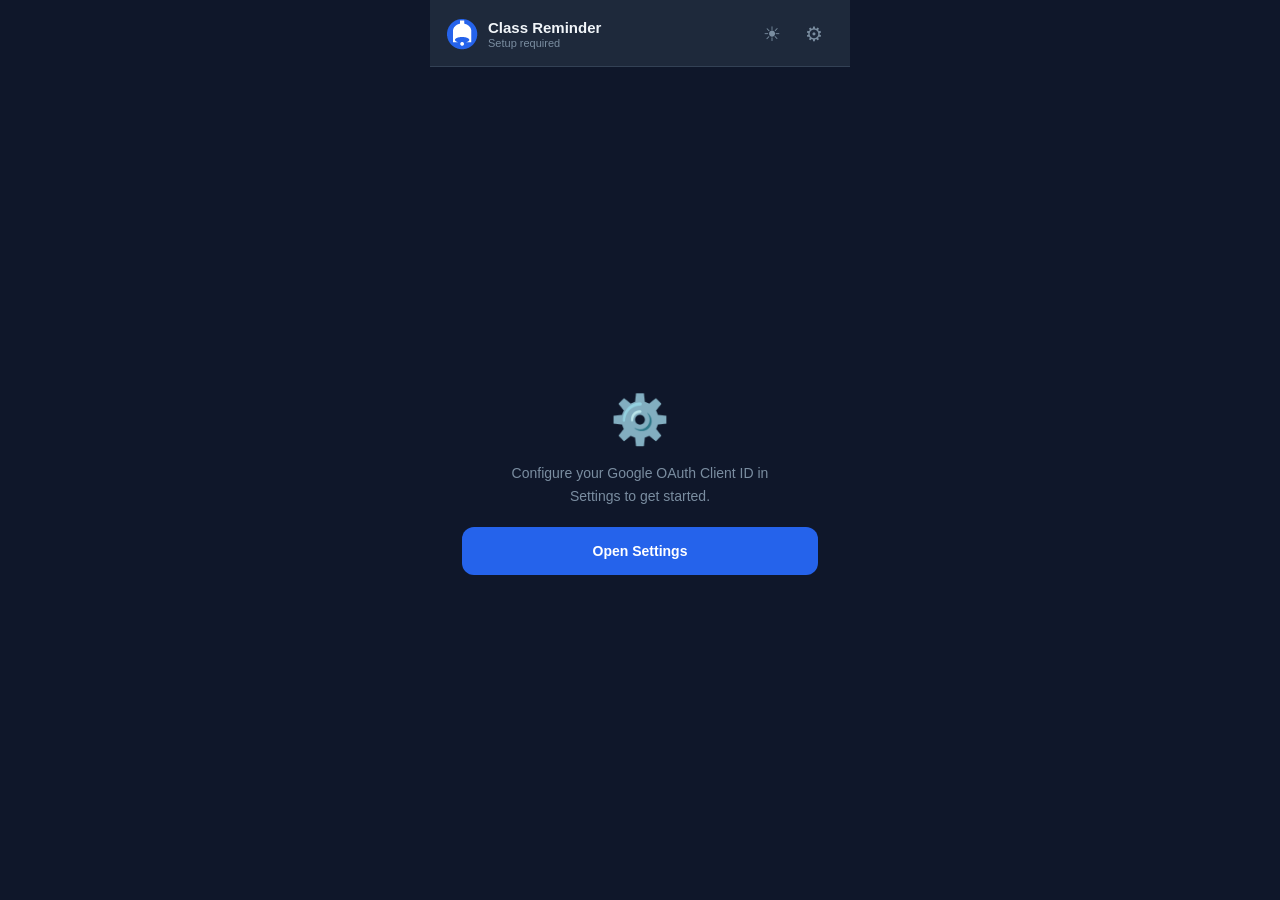
<file: index.html>
<!DOCTYPE html>
<html lang="en">
<head>
<meta charset="UTF-8">
<meta name="viewport" content="width=device-width, initial-scale=1, viewport-fit=cover, user-scalable=no">
<meta name="mobile-web-app-capable" content="yes">
<meta name="apple-mobile-web-app-capable" content="yes">
<meta name="apple-mobile-web-app-status-bar-style" content="black-translucent">
<meta name="apple-mobile-web-app-title" content="Classes">
<meta name="theme-color" content="#1e293b">
<link rel="manifest" href="manifest.json">
<link rel="apple-touch-icon" href="icons/icon128.png">
<link rel="stylesheet" href="style.css">
<title>Class Reminder</title>
</head>
<body>

<!-- Notification permission banner -->
<div id="notif-banner" class="notif-banner hidden">
  <span>Enable notifications to get class reminders</span>
  <button id="notif-enable-btn" class="notif-btn">Enable</button>
</div>

<!-- Header -->
<div class="header">
  <div class="header-left">
    <img src="icons/icon128.png" alt="" class="logo">
    <div>
      <div class="app-title">Class Reminder</div>
      <div class="app-sub" id="status-label">Loading...</div>
    </div>
  </div>
  <div style="display:flex;gap:2px">
    <button class="icon-btn" id="contrast-btn" title="Switch to Light Mode" aria-label="Toggle contrast mode">☀</button>
    <button class="icon-btn" id="settings-btn" title="Settings" aria-label="Settings">⚙</button>
  </div>
</div>

<!-- ── Setup view: no Client ID configured ── -->
<div id="setup-view" class="view hidden">
  <div class="empty-icon">⚙️</div>
  <div class="empty-text">Configure your Google OAuth Client ID in Settings to get started.</div>
  <button class="btn btn-primary" id="goto-settings-btn">Open Settings</button>
</div>

<!-- ── Auth view: signed out ── -->
<div id="auth-view" class="view hidden">
  <div class="empty-icon">🔑</div>
  <div class="empty-text">Sign in with Google to connect your calendar.</div>
  <button class="btn btn-primary" id="signin-btn">Sign in with Google</button>
  <div class="note" id="auth-note"></div>
</div>

<!-- ── Classes view: main view ── -->
<div id="classes-view" class="view hidden">
  <div class="date-nav">
    <button class="date-nav-btn" id="prev-date-btn" aria-label="Previous day">‹</button>
    <div class="date-nav-center">
      <div class="date-nav-label" id="date-label">Today</div>
      <div class="date-nav-sub"  id="date-sub"></div>
    </div>
    <button class="date-nav-btn" id="next-date-btn" aria-label="Next day">›</button>
  </div>
  <div class="section-label" id="section-label">TODAY'S CLASSES</div>
  <div id="classes-list"></div>
  <div id="no-classes" class="empty hidden">
    <div class="empty-icon">✅</div>
    <div class="empty-text">No upcoming classes in the next 12 hours.</div>
  </div>
</div>

<!-- ── Detail view: slides in over classes ── -->
<div id="detail-view" class="view hidden slide-view">
  <div class="detail-nav">
    <button class="back-btn" id="back-btn">‹ Back</button>
  </div>
  <div class="detail-body">
    <div class="detail-top">
      <div class="detail-icon-wrap" id="detail-icon">📚</div>
      <div>
        <div class="detail-badge" id="detail-badge">LECTURE</div>
        <div class="detail-title" id="detail-title">Class</div>
      </div>
    </div>
    <div class="detail-rows">
      <div class="detail-row" id="detail-time-row">
        <span class="detail-row-icon">🕐</span>
        <span id="detail-time">—</span>
      </div>
      <div class="detail-row" id="detail-countdown-row">
        <span class="detail-row-icon">⏳</span>
        <span id="detail-countdown">—</span>
      </div>
      <div class="detail-row hidden" id="detail-loc-row">
        <span class="detail-row-icon">📍</span>
        <span id="detail-loc">—</span>
      </div>
      <div class="detail-row hidden" id="detail-desc-row">
        <span class="detail-row-icon">📝</span>
        <span id="detail-desc">—</span>
      </div>
    </div>
    <button class="btn btn-primary" id="detail-preview-btn" style="margin-top:20px">Preview Reminder</button>
  </div>
</div>

<!-- ── Footer ── -->
<div class="footer" id="footer">
  <button class="link-btn" id="check-btn">Check now</button>
  <span class="dot">·</span>
  <button class="link-btn" id="test-btn">Test reminder</button>
  <span class="dot">·</span>
  <button class="link-btn" id="signout-btn">Sign out</button>
</div>

<!-- ── Reminder overlay (covers full screen) ── -->
<div id="overlay" class="overlay hidden">
  <div class="overlay-card" id="overlay-card">
    <div class="overlay-top">
      <div class="overlay-icon-wrap" id="overlay-icon">📚</div>
      <div>
        <div class="overlay-badge" id="overlay-badge">REMINDER</div>
        <div class="overlay-title" id="overlay-title">Class</div>
      </div>
    </div>

    <div class="overlay-meta">
      <div class="overlay-meta-row" id="overlay-time-row">
        <svg width="14" height="14" viewBox="0 0 24 24" fill="none" stroke="currentColor" stroke-width="2" opacity=".6">
          <circle cx="12" cy="12" r="10"/><polyline points="12 6 12 12 16 14"/>
        </svg>
        <span id="overlay-time">—</span>
      </div>
      <div class="overlay-meta-row hidden" id="overlay-loc-row">
        <svg width="14" height="14" viewBox="0 0 24 24" fill="none" stroke="currentColor" stroke-width="2" opacity=".6">
          <path d="M21 10c0 7-9 13-9 13s-9-6-9-13a9 9 0 0 1 18 0z"/><circle cx="12" cy="10" r="3"/>
        </svg>
        <span id="overlay-loc">—</span>
      </div>
    </div>

    <div class="overlay-divider"></div>
    <div class="overlay-starts-in">Class starts in</div>
    <div class="overlay-countdown" id="overlay-countdown">—</div>
    <div class="overlay-progress-track">
      <div class="overlay-progress-fill" id="overlay-progress" style="width:100%"></div>
    </div>

    <button class="btn btn-dismiss" id="overlay-dismiss-btn">✕ Dismiss</button>
    <div class="overlay-autoclose">Auto-closing in <span id="overlay-autotimer">30</span>s</div>
  </div>
</div>

<script src="app.js"></script>
</body>
</html>
</file>
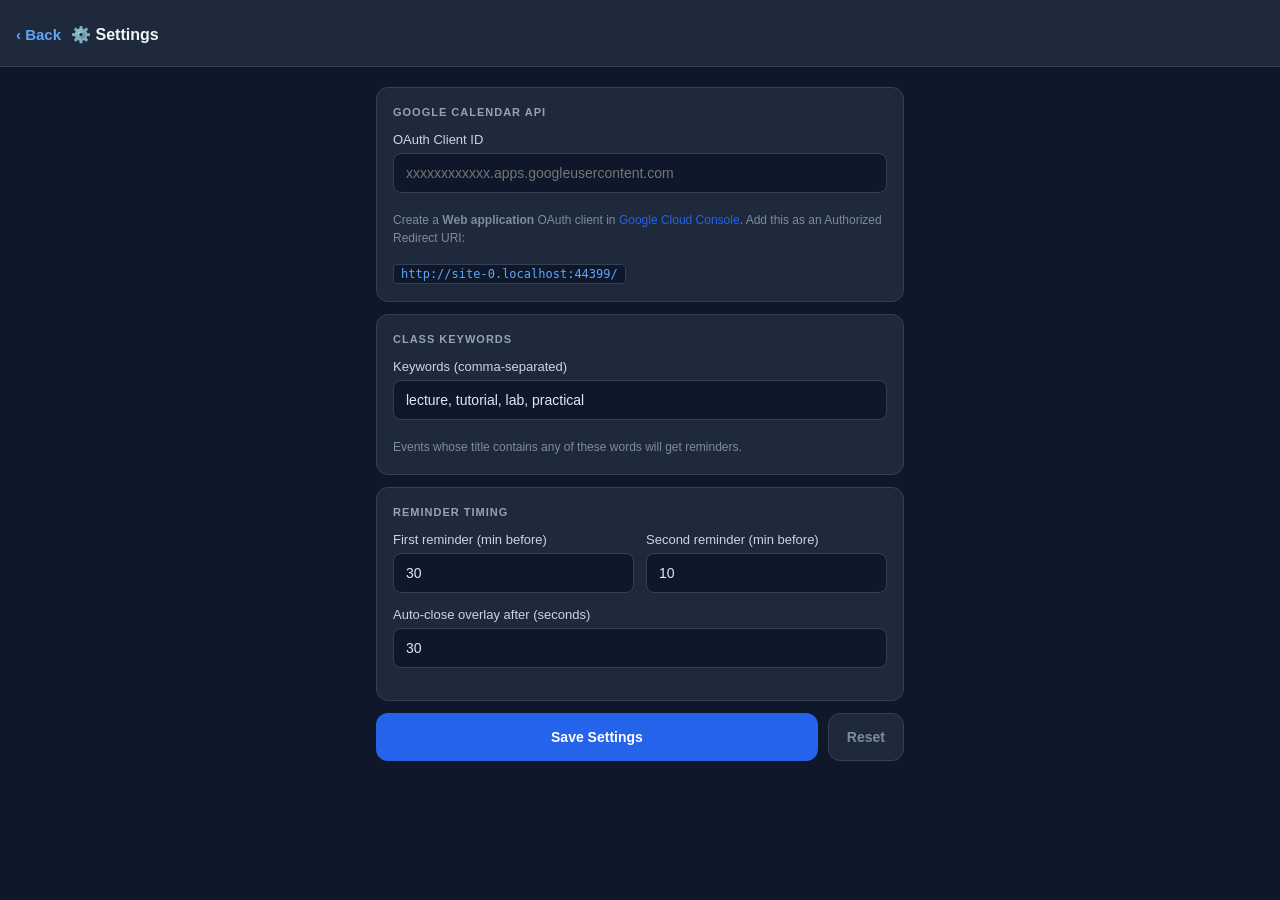
<file: settings.html>
<!DOCTYPE html>
<html lang="en">
<head>
<meta charset="UTF-8">
<meta name="viewport" content="width=device-width, initial-scale=1, viewport-fit=cover, user-scalable=no">
<meta name="mobile-web-app-capable" content="yes">
<meta name="apple-mobile-web-app-capable" content="yes">
<meta name="theme-color" content="#1e293b">
<link rel="manifest" href="manifest.json">
<title>Class Reminder — Settings</title>
<style>
  *, *::before, *::after { margin: 0; padding: 0; box-sizing: border-box; }

  :root {
    --bg:      #0f172a;
    --surface: #1e293b;
    --border:  #334155;
    --text:    #e2e8f0;
    --sub:     #94a3b8;
    --muted:   #7a8da0;
    --blue:    #2563eb;
    --blue-h:  #1d4ed8;
    --radius:  12px;
  }

  html { background: var(--bg); }

  body {
    font-family: -apple-system, 'Segoe UI', Arial, sans-serif;
    background: var(--bg); color: var(--text);
    min-height: 100dvh;
    padding-top: env(safe-area-inset-top);
    padding-bottom: calc(24px + env(safe-area-inset-bottom));
    -webkit-font-smoothing: antialiased;
  }

  /* Header */
  .header {
    display: flex; align-items: center; gap: 10px;
    padding: 14px 16px 12px;
    background: var(--surface);
    border-bottom: 1px solid var(--border);
    position: sticky; top: 0; z-index: 10;
  }
  .back-btn {
    background: none; border: none; color: #60a5fa;
    font-size: 15px; font-weight: 600; cursor: pointer;
    padding: 4px 0; font-family: inherit; min-height: 40px;
  }
  .page-title { font-size: 16px; font-weight: 700; color: #f1f5f9; }

  .container { max-width: 560px; margin: 0 auto; padding: 20px 16px 0; }

  /* Cards */
  .card {
    background: var(--surface); border-radius: var(--radius);
    padding: 18px 16px; margin-bottom: 12px;
    border: 1px solid var(--border);
  }
  .card-title {
    font-size: 11px; font-weight: 700; color: var(--sub);
    text-transform: uppercase; letter-spacing: 1px; margin-bottom: 14px;
  }

  label { display: block; font-size: 13px; color: #cbd5e1; margin-bottom: 6px; }
  .hint {
    font-size: 12px; color: var(--muted);
    margin-top: 4px; line-height: 1.5;
  }
  .hint a { color: var(--blue); text-decoration: none; }

  input[type="text"],
  input[type="number"] {
    width: 100%; padding: 11px 12px;
    background: var(--bg); border: 1px solid var(--border);
    border-radius: 8px; color: var(--text);
    font-family: inherit; font-size: 14px;
    outline: none; transition: border .15s;
    margin-bottom: 14px; -webkit-appearance: none;
  }
  input:focus { border-color: var(--blue); }

  .row { display: flex; gap: 12px; }
  .row > div { flex: 1; }

  code {
    background: var(--bg); border: 1px solid var(--border);
    border-radius: 4px; padding: 2px 7px;
    font-family: 'Menlo', 'Consolas', monospace;
    font-size: 12px; color: #60a5fa;
    word-break: break-all;
  }

  /* Buttons */
  .btn-row { display: flex; gap: 10px; margin-top: 4px; }
  .btn {
    flex: 1; padding: 13px; border: none; border-radius: var(--radius);
    font-family: inherit; font-size: 14px; font-weight: 600;
    cursor: pointer; transition: all .15s; min-height: 48px;
  }
  .btn-save  { background: var(--blue); color: white; }
  .btn-save:hover, .btn-save:active { background: var(--blue-h); }
  .btn-reset {
    background: var(--surface); color: var(--muted);
    border: 1px solid var(--border); flex: 0 0 auto; padding: 13px 18px;
  }
  .btn-reset:hover, .btn-reset:active { background: var(--border); color: var(--sub); }

  /* Contrast (light) mode */
  body.contrast {
    --bg: #f8fafc; --surface: #ffffff; --border: #cbd5e1;
    --text: #0f172a; --sub: #334155; --muted: #475569;
    --blue: #1d4ed8; --blue-h: #1e40af;
  }
  body.contrast input[type="text"],
  body.contrast input[type="number"] { background: #f8fafc; border-color: #cbd5e1; color: #0f172a; }
  body.contrast .card   { background: #ffffff; border-color: #e2e8f0; }
  body.contrast code    { background: #f1f5f9; border-color: #cbd5e1; color: #1d4ed8; }
  body.contrast .btn-reset { background: #f1f5f9; border-color: #cbd5e1; color: #475569; }
  body.contrast .header { background: #ffffff; border-bottom-color: #e2e8f0; }
  body.contrast .page-title { color: #0f172a; }
  body.contrast .back-btn { color: #1d4ed8; }

  /* Toast */
  .toast {
    position: fixed; bottom: calc(24px + env(safe-area-inset-bottom));
    left: 50%; transform: translateX(-50%);
    background: #15803d; color: white;
    padding: 11px 22px; border-radius: 10px; font-size: 13.5px; font-weight: 600;
    opacity: 0; transition: opacity .3s; pointer-events: none; white-space: nowrap;
    box-shadow: 0 4px 20px rgba(0,0,0,.4);
  }
  .toast.show { opacity: 1; }
</style>
</head>
<body>

<div class="header">
  <button class="back-btn" id="back-btn">‹ Back</button>
  <div class="page-title">⚙️ Settings</div>
</div>

<div class="container">

  <!-- Google OAuth -->
  <div class="card">
    <div class="card-title">Google Calendar API</div>
    <label for="clientId">OAuth Client ID</label>
    <input type="text" id="clientId" placeholder="xxxxxxxxxxxx.apps.googleusercontent.com"
           autocomplete="off" autocorrect="off" spellcheck="false">
    <div class="hint">
      Create a <strong>Web application</strong> OAuth client in
      <a href="https://console.cloud.google.com/" target="_blank">Google Cloud Console</a>.
      Add this as an Authorized Redirect URI:<br><br>
      <code id="redirectUri">—</code>
    </div>
  </div>

  <!-- Keywords -->
  <div class="card">
    <div class="card-title">Class Keywords</div>
    <label for="keywords">Keywords (comma-separated)</label>
    <input type="text" id="keywords" placeholder="lecture, tutorial, lab"
           autocorrect="off" spellcheck="false">
    <div class="hint">Events whose title contains any of these words will get reminders.</div>
  </div>

  <!-- Timing -->
  <div class="card">
    <div class="card-title">Reminder Timing</div>
    <div class="row">
      <div>
        <label>First reminder (min before)</label>
        <input type="number" id="remind1" min="1" max="120" value="30">
      </div>
      <div>
        <label>Second reminder (min before)</label>
        <input type="number" id="remind2" min="1" max="120" value="10">
      </div>
    </div>
    <label>Auto-close overlay after (seconds)</label>
    <input type="number" id="autoclose" min="5" max="120" value="30">
  </div>

  <div class="btn-row">
    <button class="btn btn-save"  id="saveBtn">Save Settings</button>
    <button class="btn btn-reset" id="resetBtn">Reset</button>
  </div>

</div>

<div class="toast" id="toast"></div>

<script src="settings.js"></script>
</body>
</html>
</file>
<file: style.css>
/* ── Reset & base ── */
*, *::before, *::after { margin: 0; padding: 0; box-sizing: border-box; }

:root {
  --bg:        #0f172a;
  --surface:   #1e293b;
  --border:    #334155;
  --text:      #f1f5f9;
  --text-sub:  #b0c0d4;
  --text-muted:#7a8da0;
  --blue:      #2563eb;
  --blue-h:    #1d4ed8;
  --radius:    12px;
}

html, body {
  height: 100%;
  background: var(--bg);
  color: var(--text);
  font-family: -apple-system, 'Segoe UI', Arial, sans-serif;
  font-size: 14px;
  -webkit-font-smoothing: antialiased;
  overflow-x: hidden;
}

body {
  display: flex;
  flex-direction: column;
  min-height: 100dvh;
  /* safe area for notched phones */
  padding-top: env(safe-area-inset-top);
  padding-bottom: env(safe-area-inset-bottom);
}

/* ── Notification banner ── */
.notif-banner {
  display: flex;
  align-items: center;
  justify-content: space-between;
  gap: 10px;
  background: #172554;
  border-bottom: 1px solid #1e3a8a;
  padding: 10px 16px;
  font-size: 12.5px;
  color: #93c5fd;
  flex-shrink: 0;
}
.notif-btn {
  background: var(--blue);
  color: white;
  border: none;
  border-radius: 6px;
  padding: 5px 12px;
  font-size: 12px;
  font-weight: 600;
  cursor: pointer;
  white-space: nowrap;
}

/* ── Header ── */
.header {
  display: flex;
  align-items: center;
  justify-content: space-between;
  padding: 14px 16px 12px;
  background: var(--surface);
  border-bottom: 1px solid var(--border);
  flex-shrink: 0;
}
.header-left { display: flex; align-items: center; gap: 10px; }
.logo { width: 32px; height: 32px; border-radius: 8px; }
.app-title { font-size: 15px; font-weight: 700; color: #f1f5f9; }
.app-sub   { font-size: 11px; color: var(--text-muted); margin-top: 1px; }

.icon-btn {
  background: none; border: none;
  color: var(--text-muted); font-size: 20px;
  cursor: pointer; padding: 6px; border-radius: 8px;
  transition: background .15s, color .15s;
  min-width: 40px; min-height: 40px;
  display: flex; align-items: center; justify-content: center;
}
.icon-btn:hover, .icon-btn:active { background: var(--border); color: var(--text-sub); }

/* ── Views ── */
.view {
  flex: 1;
  overflow-y: auto;
  padding: 20px 16px 16px;
  -webkit-overflow-scrolling: touch;
}

/* setup / auth views centered */
#setup-view, #auth-view {
  display: flex;
  flex-direction: column;
  align-items: center;
  justify-content: center;
  text-align: center;
  gap: 0;
  padding: 40px 32px;
}
#setup-view.hidden, #auth-view.hidden { display: none !important; }

.empty-icon { font-size: 48px; margin-bottom: 14px; }
.empty-text {
  color: var(--text-muted); font-size: 14px;
  line-height: 1.6; margin-bottom: 20px; max-width: 280px;
}

/* ── Buttons ── */
.btn {
  display: block; width: 100%;
  padding: 13px; border: none; border-radius: var(--radius);
  font-family: inherit; font-size: 14px; font-weight: 600;
  cursor: pointer; transition: all .15s;
  min-height: 48px;
}
.btn-primary  { background: var(--blue); color: white; }
.btn-primary:hover, .btn-primary:active { background: var(--blue-h); }
.btn-primary:disabled { background: var(--border); color: var(--text-muted); cursor: default; }
.btn-dismiss {
  background: rgba(255,255,255,.08); color: #c8d8e8;
  border: 1px solid rgba(255,255,255,.14);
  width: 100%; margin-top: 18px;
}
.btn-dismiss:hover, .btn-dismiss:active { background: rgba(255,255,255,.15); }

.note { margin-top: 12px; font-size: 12px; color: #ef4444; min-height: 18px; }

/* ── Date navigation ── */
.date-nav {
  display: flex;
  align-items: center;
  justify-content: space-between;
  padding: 12px 0 14px;
  gap: 8px;
}
.date-nav-btn {
  background: var(--surface);
  border: 1px solid var(--border);
  color: var(--text-sub);
  width: 38px; height: 38px; flex-shrink: 0;
  border-radius: 10px; font-size: 20px;
  cursor: pointer; display: flex; align-items: center; justify-content: center;
  transition: background .15s;
  -webkit-tap-highlight-color: transparent;
}
.date-nav-btn:active { background: var(--border); }
.date-nav-center { flex: 1; text-align: center; }
.date-nav-label {
  font-size: 16px; font-weight: 700; color: #f1f5f9; line-height: 1.2;
}
.date-nav-sub { font-size: 11px; color: var(--text-muted); margin-top: 2px; }

/* ── Section label ── */
.section-label {
  font-size: 10px; font-weight: 700; letter-spacing: 1.2px;
  color: var(--text-muted); text-transform: uppercase; margin-bottom: 10px;
}

/* ── Class cards ── */
.class-card {
  display: flex; align-items: flex-start; gap: 10px;
  background: var(--surface); border-radius: var(--radius);
  padding: 12px 14px; margin-bottom: 8px;
  border-left: 3px solid var(--blue);
  cursor: pointer; transition: background .15s;
  -webkit-tap-highlight-color: transparent;
}
.class-card:active { background: #263548; }
.class-card.tutorial  { border-left-color: #16a34a; }
.class-card.lab       { border-left-color: #9333ea; }
.class-card.practical   { border-left-color: #ea580c; }
.class-card.appointment { border-left-color: #0891b2; }

.card-appt-tag {
  display: inline-block;
  margin-top: 4px;
  font-size: 9.5px; font-weight: 700; letter-spacing: 1.2px;
  color: #22d3ee; background: rgba(8,145,178,.2);
  padding: 2px 7px; border-radius: 8px;
}

.card-dot {
  width: 9px; height: 9px; border-radius: 50%;
  background: var(--blue); margin-top: 5px; flex-shrink: 0;
}
.class-card.tutorial  .card-dot { background: #16a34a; }
.class-card.lab       .card-dot { background: #9333ea; }
.class-card.practical .card-dot { background: #ea580c; }

.card-title { font-size: 13.5px; font-weight: 600; color: #f1f5f9; margin-bottom: 3px; }
.card-time  { font-size: 12px; color: var(--text-muted); }
.card-loc   { font-size: 12px; color: var(--text-muted); margin-top: 2px; }
.card-chevron { color: var(--text-muted); font-size: 20px; align-self: center; margin-left: 4px; }
.class-card.past { opacity: 0.45; }
.past-badge { background: #1e293b; color: #475569; margin-left: 5px; font-size: 10px; font-weight: 700; padding: 2px 7px; border-radius: 10px; }

.badge {
  font-size: 10px; font-weight: 700; letter-spacing: 0.5px;
  padding: 2px 7px; border-radius: 10px;
  background: #172554; color: #60a5fa; margin-left: 5px;
}
.badge.soon { background: #7f1d1d; color: #f87171; }

/* ── Empty state ── */
.empty { text-align: center; padding: 40px 0; }
.loading { color: var(--text-muted); text-align: center; padding: 20px; font-size: 13px; }
.error { color: #ef4444; text-align: center; padding: 14px; font-size: 13px; }

/* ── Detail view ── */
#detail-view { padding: 0; }
.detail-nav {
  padding: 12px 16px;
  border-bottom: 1px solid var(--border);
  background: var(--surface);
  flex-shrink: 0;
}
.back-btn {
  background: none; border: none; color: #60a5fa;
  font-size: 15px; font-weight: 600; cursor: pointer;
  padding: 4px 0; font-family: inherit;
  min-height: 40px;
}
.back-btn:active { color: #93c5fd; }

.detail-body { padding: 20px 16px 24px; }

.detail-top {
  display: flex; align-items: center; gap: 14px; margin-bottom: 20px;
}
.detail-icon-wrap {
  font-size: 28px; width: 52px; height: 52px; border-radius: 14px;
  background: var(--surface); border: 1px solid var(--border);
  display: flex; align-items: center; justify-content: center; flex-shrink: 0;
}
.detail-badge {
  font-size: 9.5px; font-weight: 700; letter-spacing: 1.4px;
  text-transform: uppercase; padding: 3px 10px; border-radius: 20px;
  background: #172554; color: #60a5fa; display: inline-block; margin-bottom: 5px;
}
.detail-badge.tutorial  { background: #14532d; color: #4ade80; }
.detail-badge.lab       { background: #3b0764; color: #c084fc; }
.detail-badge.practical   { background: #431407; color: #fb923c; }
.detail-badge.appointment { background: #164e63; color: #22d3ee; }

.detail-title { font-size: 17px; font-weight: 700; color: #f1f5f9; line-height: 1.3; }

.detail-rows { display: flex; flex-direction: column; gap: 12px; }
.detail-row {
  display: flex; align-items: flex-start; gap: 10px;
  font-size: 13.5px; color: var(--text-sub);
}
.detail-row-icon { font-size: 14px; flex-shrink: 0; margin-top: 1px; }

/* ── Footer ── */
.footer {
  display: flex; align-items: center; justify-content: center;
  gap: 10px; padding: 10px 16px;
  border-top: 1px solid var(--border);
  background: var(--bg);
  flex-shrink: 0;
  padding-bottom: calc(10px + env(safe-area-inset-bottom));
}
.link-btn {
  background: none; border: none; color: var(--text-muted); font-size: 12.5px;
  cursor: pointer; padding: 6px 4px; border-radius: 4px; font-family: inherit;
  transition: color .15s; min-height: 40px;
}
.link-btn:hover, .link-btn:active { color: var(--text-sub); }
.dot { color: #64748b; }

/* ── Reminder overlay ── */
.overlay {
  position: fixed; inset: 0; z-index: 100;
  background: rgba(0,0,0,.75);
  backdrop-filter: blur(8px);
  display: flex; align-items: flex-end;
  padding: 0;
  animation: fade-in .2s ease;
}
.overlay.hidden { display: none !important; }

@keyframes fade-in { from { opacity: 0; } to { opacity: 1; } }

.overlay-card {
  width: 100%;
  background: linear-gradient(160deg, #0f172a 0%, #1e3a5f 100%);
  border: 1px solid rgba(255,255,255,.1);
  border-bottom: none;
  border-radius: 24px 24px 0 0;
  padding: 28px 24px 28px;
  padding-bottom: calc(28px + env(safe-area-inset-bottom));
  animation: slide-up .3s cubic-bezier(.34,1.56,.64,1);
  box-shadow: 0 -20px 60px rgba(0,0,0,.5);
}

@keyframes slide-up {
  from { transform: translateY(100%); }
  to   { transform: translateY(0); }
}

.overlay-top { display: flex; align-items: center; gap: 14px; margin-bottom: 16px; }
.overlay-icon-wrap {
  width: 52px; height: 52px; border-radius: 14px;
  display: flex; align-items: center; justify-content: center;
  font-size: 26px; flex-shrink: 0;
  background: var(--ov-icon-bg, rgba(37,99,235,.25));
}
.overlay-badge {
  display: inline-block;
  color: white; font-size: 9.5px; font-weight: 700;
  letter-spacing: 1.5px; text-transform: uppercase;
  padding: 3px 10px; border-radius: 20px; margin-bottom: 5px;
  background: var(--ov-badge-bg, #2563eb);
}
.overlay-title { color: white; font-size: 19px; font-weight: 700; line-height: 1.25; }

.overlay-meta { display: flex; flex-direction: column; gap: 7px; margin-bottom: 16px; }
.overlay-meta-row { display: flex; align-items: center; gap: 8px; color: #93b8d8; font-size: 13.5px; }

.overlay-divider { height: 1px; background: rgba(255,255,255,.08); margin: 14px 0; }

.overlay-starts-in {
  color: #9aafc4; font-size: 10.5px;
  text-transform: uppercase; letter-spacing: 1.2px; margin-bottom: 6px;
}
.overlay-countdown {
  color: var(--ov-accent, #60a5fa);
  font-size: 44px; font-weight: 800; line-height: 1;
}
.overlay-countdown small { font-size: 15px; font-weight: 400; color: #607080; }

.overlay-progress-track {
  width: 100%; height: 4px; background: rgba(255,255,255,.07);
  border-radius: 4px; margin-top: 10px; overflow: hidden;
}
.overlay-progress-fill {
  height: 100%; border-radius: 4px;
  background: var(--ov-accent, #60a5fa); transition: width 1s linear;
}

.overlay-autoclose {
  text-align: center; color: #6a8090; font-size: 11px; margin-top: 8px;
}

/* ── Contrast (light) mode ── */
body.contrast {
  --bg:        #f8fafc;
  --surface:   #ffffff;
  --border:    #cbd5e1;
  --text:      #0f172a;
  --text-sub:  #334155;
  --text-muted:#475569;
  --blue:      #1d4ed8;
  --blue-h:    #1e40af;
}
body.contrast .app-title    { color: #0f172a; }
body.contrast .back-btn     { color: #1d4ed8; }
body.contrast .back-btn:active { color: #1e40af; }
body.contrast .badge        { background: #dbeafe; color: #1d4ed8; }
body.contrast .badge.soon   { background: #fee2e2; color: #dc2626; }
body.contrast .past-badge   { background: #f1f5f9; color: #64748b; }
body.contrast .detail-badge             { background: #dbeafe; color: #1d4ed8; }
body.contrast .detail-badge.tutorial   { background: #dcfce7; color: #15803d; }
body.contrast .detail-badge.lab        { background: #f3e8ff; color: #7e22ce; }
body.contrast .detail-badge.practical   { background: #ffedd5; color: #c2410c; }
body.contrast .detail-badge.appointment { background: #cffafe; color: #0e7490; }
body.contrast .notif-banner { background: #dbeafe; border-color: #bfdbfe; color: #1e40af; }
body.contrast .notif-btn    { background: #1d4ed8; }
/* Keep overlay dark — it's a modal and needs to stand out */
body.contrast .overlay-card {
  background: linear-gradient(160deg, #0f172a 0%, #1e3a5f 100%);
  border-color: rgba(255,255,255,.12);
}

/* ── Utility ── */
.hidden { display: none !important; }

/* ── Desktop cap ── */
@media (min-width: 480px) {
  body { align-items: center; }
  .header, .view, .footer { max-width: 420px; width: 100%; }
  .notif-banner { max-width: 420px; width: 100%; border-radius: 0 0 8px 8px; }
  .overlay { align-items: center; }
  .overlay-card {
    max-width: 420px; border-radius: 24px;
    padding-bottom: 28px; margin: auto;
    border: 1px solid rgba(255,255,255,.1);
  }
}
</file>
